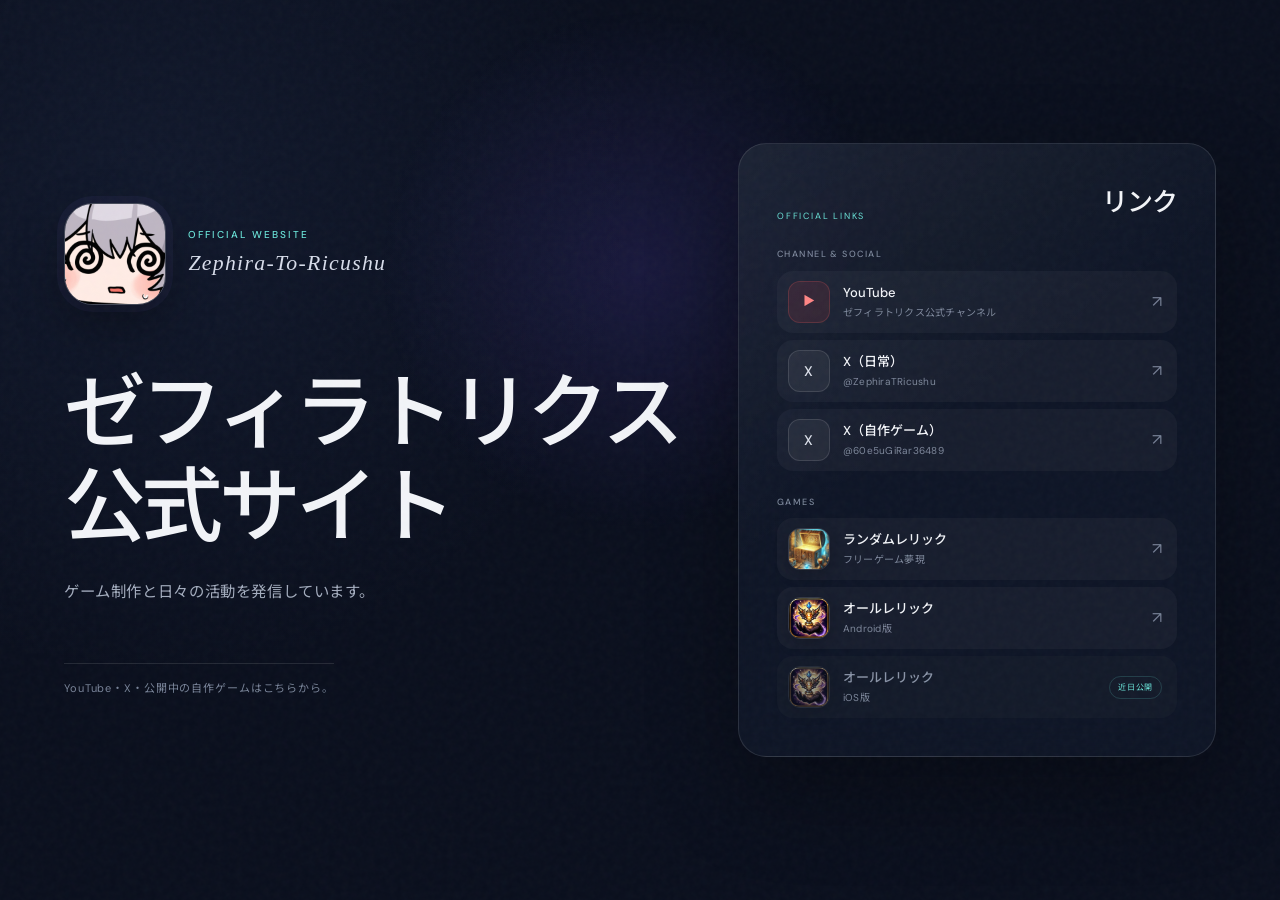
<file: index.html>
<!doctype html>
<html lang="ja">
  <head>
    <meta charset="UTF-8" />
    <meta name="viewport" content="width=device-width, initial-scale=1.0" />
    <meta
      name="description"
      content="ゼフィラトリクス公式サイト — Zephira-To-Ricushu"
    />
    <meta name="theme-color" content="#0a0f1d" />
    <title>ゼフィラトリクス公式サイト | Zephira-To-Ricushu</title>
    <link rel="icon" href="assets/zephira-profile.jpg" />
    <link rel="preconnect" href="https://fonts.googleapis.com" />
    <link rel="preconnect" href="https://fonts.gstatic.com" crossorigin />
    <link
      href="https://fonts.googleapis.com/css2?family=DM+Sans:wght@400;500&family=Noto+Sans+JP:wght@400;500&display=swap"
      rel="stylesheet"
    />
    <link rel="stylesheet" href="styles.css" />
    <script src="script.js" defer></script>
  </head>
  <body>
    <div class="noise" aria-hidden="true"></div>
    <div class="cursor-glow" aria-hidden="true"></div>

    <main>
      <section class="hero" aria-labelledby="site-title">
        <div class="hero-layout">
          <div class="intro">
            <div class="profile">
              <img
                src="assets/zephira-profile.jpg"
                alt="ゼフィラトリクスのプロフィールアイコン"
                width="600"
                height="600"
              />
              <div>
                <p class="eyebrow">Official website</p>
                <p class="profile-name">Zephira-To-Ricushu</p>
              </div>
            </div>

            <div class="title-block">
              <h1 id="site-title">
                <span>ゼフィラトリクス</span>
                <span>公式サイト</span>
              </h1>
              <p>ゲーム制作と日々の活動を発信しています。</p>
            </div>

            <p class="intro-note">
              YouTube・X・公開中の自作ゲームはこちらから。
            </p>
          </div>

          <aside class="link-panel" aria-label="公式リンク">
            <header class="panel-heading">
              <p>Official links</p>
              <h2>リンク</h2>
            </header>

            <section class="link-group" aria-labelledby="channel-links">
              <h3 id="channel-links">Channel &amp; Social</h3>
              <div class="link-list">
                <a
                  class="link-item"
                  href="https://www.youtube.com/@Zephira-TO-Ricushu"
                  target="_blank"
                  rel="noopener noreferrer"
                >
                  <span class="link-symbol youtube" aria-hidden="true">▶</span>
                  <span class="link-copy">
                    <strong>YouTube</strong>
                    <small>ゼフィラトリクス公式チャンネル</small>
                  </span>
                  <span class="link-arrow" aria-hidden="true">↗</span>
                </a>

                <a
                  class="link-item"
                  href="https://x.com/ZephiraTRicushu"
                  target="_blank"
                  rel="noopener noreferrer"
                >
                  <span class="link-symbol" aria-hidden="true">X</span>
                  <span class="link-copy">
                    <strong>X（日常）</strong>
                    <small>@ZephiraTRicushu</small>
                  </span>
                  <span class="link-arrow" aria-hidden="true">↗</span>
                </a>

                <a
                  class="link-item"
                  href="https://x.com/60e5uGiRar36489"
                  target="_blank"
                  rel="noopener noreferrer"
                >
                  <span class="link-symbol" aria-hidden="true">X</span>
                  <span class="link-copy">
                    <strong>X（自作ゲーム）</strong>
                    <small>@60e5uGiRar36489</small>
                  </span>
                  <span class="link-arrow" aria-hidden="true">↗</span>
                </a>
              </div>
            </section>

            <section class="link-group" aria-labelledby="game-links">
              <h3 id="game-links">Games</h3>
              <div class="link-list">
                <a
                  class="link-item"
                  href="https://freegame-mugen.jp/roleplaying/game_13492.html"
                  target="_blank"
                  rel="noopener noreferrer"
                >
                  <img
                    class="game-icon"
                    src="assets/random-relic-icon.jpg"
                    alt=""
                    width="400"
                    height="400"
                  />
                  <span class="link-copy">
                    <strong>ランダムレリック</strong>
                    <small>フリーゲーム夢現</small>
                  </span>
                  <span class="link-arrow" aria-hidden="true">↗</span>
                </a>

                <a
                  class="link-item"
                  href="https://play.google.com/store/apps/details?id=com.AllRelic&amp;hl=ja"
                  target="_blank"
                  rel="noopener noreferrer"
                >
                  <img
                    class="game-icon"
                    src="assets/all-relic-icon.png"
                    alt=""
                    width="512"
                    height="512"
                  />
                  <span class="link-copy">
                    <strong>オールレリック</strong>
                    <small>Android版</small>
                  </span>
                  <span class="link-arrow" aria-hidden="true">↗</span>
                </a>

                <div class="link-item is-disabled">
                  <img
                    class="game-icon is-muted"
                    src="assets/all-relic-icon.png"
                    alt=""
                    width="512"
                    height="512"
                  />
                  <span class="link-copy">
                    <strong>オールレリック</strong>
                    <small>iOS版</small>
                  </span>
                  <span class="coming-soon">近日公開</span>
                </div>
              </div>
            </section>
          </aside>
        </div>
      </section>
    </main>
  </body>
</html>
</file>
<file: styles.css>
:root {
  --bg: #0a0f1d;
  --surface: rgba(17, 24, 42, 0.76);
  --surface-hover: rgba(30, 39, 66, 0.9);
  --text: #f2f4f8;
  --muted: #a4adbe;
  --line: rgba(255, 255, 255, 0.11);
  --accent: #9e8cff;
  --accent-2: #6ae4d9;
  --serif: "Times New Roman", "Yu Mincho", "Hiragino Mincho ProN", serif;
  --sans: "DM Sans", "Noto Sans JP", sans-serif;
}

* {
  box-sizing: border-box;
}

html,
body {
  min-height: 100%;
}

body {
  margin: 0;
  overflow-x: hidden;
  background:
    radial-gradient(circle at 12% 22%, rgba(61, 83, 137, 0.14), transparent 36%),
    var(--bg);
  color: var(--text);
  font-family: var(--sans);
  line-height: 1.6;
}

::selection {
  background: var(--accent);
  color: var(--bg);
}

a {
  color: inherit;
  text-decoration: none;
}

.noise {
  position: fixed;
  z-index: 20;
  inset: 0;
  pointer-events: none;
  opacity: 0.035;
  background-image: url("data:image/svg+xml,%3Csvg viewBox='0 0 160 160' xmlns='http://www.w3.org/2000/svg'%3E%3Cfilter id='n'%3E%3CfeTurbulence type='fractalNoise' baseFrequency='.85' numOctaves='4' stitchTiles='stitch'/%3E%3C/filter%3E%3Crect width='100%25' height='100%25' filter='url(%23n)' opacity='.9'/%3E%3C/svg%3E");
}

.cursor-glow {
  position: fixed;
  z-index: 0;
  top: -270px;
  left: -270px;
  width: 540px;
  height: 540px;
  pointer-events: none;
  border-radius: 50%;
  background: radial-gradient(circle, rgba(104, 78, 220, 0.17), transparent 68%);
  transform: translate3d(var(--mouse-x, 50vw), var(--mouse-y, 30vh), 0);
  transition: transform 0.08s linear;
}

.hero {
  position: relative;
  isolation: isolate;
  min-height: 100svh;
  display: grid;
  place-items: center;
  overflow: hidden;
  padding: clamp(24px, 4vh, 52px) clamp(28px, 5vw, 72px);
}

.hero-layout {
  position: relative;
  z-index: 3;
  width: min(100%, 1280px);
  display: grid;
  grid-template-columns: minmax(0, 1.1fr) minmax(390px, 0.9fr);
  gap: clamp(50px, 7vw, 110px);
  align-items: center;
}

.intro {
  max-width: 720px;
}

.profile {
  display: flex;
  gap: 22px;
  align-items: center;
  opacity: 0;
  transform: translateY(16px);
  animation: fade-up 0.9s 0.05s cubic-bezier(0.22, 1, 0.36, 1) forwards;
}

.profile img {
  width: clamp(82px, 8vw, 116px);
  height: clamp(82px, 8vw, 116px);
  aspect-ratio: 1;
  border: 1px solid rgba(255, 255, 255, 0.22);
  border-radius: 28%;
  object-fit: cover;
  box-shadow:
    0 20px 50px rgba(0, 0, 0, 0.35),
    0 0 0 7px rgba(158, 140, 255, 0.06);
}

.eyebrow {
  margin: 0 0 3px;
  color: var(--accent-2);
  font-size: 10px;
  font-weight: 500;
  letter-spacing: 0.2em;
  text-transform: uppercase;
}

.profile-name {
  margin: 0;
  color: #d8ddeb;
  font-family: var(--serif);
  font-size: clamp(17px, 1.7vw, 24px);
  font-style: italic;
  letter-spacing: 0.06em;
}

.title-block {
  position: relative;
  margin-top: clamp(35px, 5vw, 62px);
  opacity: 0;
  transform: translateY(20px);
  animation: fade-up 1.1s 0.18s cubic-bezier(0.22, 1, 0.36, 1) forwards;
}

h1 {
  margin: 0;
  font-size: clamp(50px, 6.4vw, 92px);
  font-weight: 500;
  letter-spacing: -0.055em;
  line-height: 1.14;
}

h1 span {
  display: block;
  white-space: nowrap;
}

.title-block p {
  margin: 26px 0 0;
  color: var(--muted);
  font-size: clamp(14px, 1.2vw, 17px);
  letter-spacing: 0.04em;
}

.intro-note {
  width: fit-content;
  margin: clamp(32px, 5vw, 58px) 0 0;
  padding-top: 16px;
  border-top: 1px solid var(--line);
  color: #798499;
  font-size: 11px;
  letter-spacing: 0.08em;
  opacity: 0;
  animation: fade-up 0.9s 0.34s cubic-bezier(0.22, 1, 0.36, 1) forwards;
}

.link-panel {
  padding: clamp(24px, 3vw, 38px);
  border: 1px solid var(--line);
  border-radius: 28px;
  background:
    linear-gradient(145deg, rgba(255, 255, 255, 0.055), transparent 45%),
    var(--surface);
  box-shadow: 0 35px 90px rgba(0, 0, 0, 0.32);
  backdrop-filter: blur(22px);
  opacity: 0;
  transform: translateY(22px);
  animation: fade-up 1s 0.28s cubic-bezier(0.22, 1, 0.36, 1) forwards;
}

.panel-heading {
  display: flex;
  align-items: end;
  justify-content: space-between;
  margin-bottom: 24px;
}

.panel-heading p,
.panel-heading h2,
.link-group h3 {
  margin: 0;
}

.panel-heading p {
  color: var(--accent-2);
  font-size: 9px;
  letter-spacing: 0.2em;
  text-transform: uppercase;
}

.panel-heading h2 {
  font-size: 26px;
  font-weight: 500;
  letter-spacing: -0.04em;
}

.link-group + .link-group {
  margin-top: 24px;
}

.link-group h3 {
  margin-bottom: 9px;
  color: #7e899d;
  font-size: 9px;
  font-weight: 500;
  letter-spacing: 0.16em;
  text-transform: uppercase;
}

.link-list {
  display: grid;
  gap: 7px;
}

.link-item {
  min-width: 0;
  display: grid;
  grid-template-columns: 42px minmax(0, 1fr) auto;
  gap: 13px;
  align-items: center;
  min-height: 62px;
  padding: 9px 14px 9px 10px;
  border: 1px solid transparent;
  border-radius: 16px;
  background: rgba(255, 255, 255, 0.035);
  transition:
    background 0.25s ease,
    border-color 0.25s ease,
    transform 0.25s ease;
}

a.link-item:hover,
a.link-item:focus-visible {
  border-color: rgba(158, 140, 255, 0.32);
  background: var(--surface-hover);
  outline: none;
  transform: translateX(5px);
}

.link-symbol {
  width: 42px;
  aspect-ratio: 1;
  display: grid;
  place-items: center;
  border: 1px solid rgba(255, 255, 255, 0.12);
  border-radius: 12px;
  background: rgba(255, 255, 255, 0.055);
  color: #dfe3ed;
  font-size: 14px;
  font-weight: 500;
}

.link-symbol.youtube {
  border-color: rgba(255, 91, 91, 0.2);
  background: rgba(255, 69, 69, 0.1);
  color: #ff8585;
  font-size: 12px;
}

.game-icon {
  width: 42px;
  height: 42px;
  display: block;
  border: 1px solid rgba(255, 255, 255, 0.12);
  border-radius: 12px;
  object-fit: cover;
  box-shadow: 0 5px 15px rgba(0, 0, 0, 0.2);
}

.game-icon.is-muted {
  filter: grayscale(0.35);
  opacity: 0.58;
}

.link-copy {
  min-width: 0;
}

.link-copy strong,
.link-copy small {
  display: block;
  overflow: hidden;
  text-overflow: ellipsis;
  white-space: nowrap;
}

.link-copy strong {
  font-size: 13px;
  font-weight: 500;
}

.link-copy small {
  margin-top: 1px;
  color: #7f899c;
  font-size: 10px;
  letter-spacing: 0.025em;
}

.link-arrow {
  color: #778196;
  font-size: 16px;
  transition:
    color 0.2s ease,
    transform 0.2s ease;
}

a.link-item:hover .link-arrow,
a.link-item:focus-visible .link-arrow {
  color: var(--accent-2);
  transform: translate(2px, -2px);
}

.link-item.is-disabled {
  color: #8a94a7;
  background: rgba(255, 255, 255, 0.018);
}

.coming-soon {
  padding: 4px 8px;
  border: 1px solid rgba(106, 228, 217, 0.18);
  border-radius: 100px;
  color: var(--accent-2);
  font-size: 8px;
  letter-spacing: 0.08em;
  white-space: nowrap;
}

@keyframes fade-up {
  to {
    opacity: 1;
    transform: translateY(0);
  }
}

@media (max-width: 980px) {
  .hero {
    padding-top: 70px;
    padding-bottom: 70px;
  }

  .hero-layout {
    width: min(100%, 760px);
    grid-template-columns: 1fr;
    gap: 58px;
  }

  .intro {
    max-width: 650px;
  }

  h1 {
    font-size: clamp(48px, 9vw, 78px);
  }

  .link-panel {
    width: min(100%, 620px);
  }

}

@media (max-width: 600px) {
  .hero {
    padding: 38px 18px 48px;
  }

  .hero-layout {
    gap: 42px;
  }

  .profile {
    gap: 15px;
  }

  .profile img {
    width: 76px;
    height: 76px;
    border-radius: 24%;
  }

  .profile-name {
    font-size: 15px;
  }

  .title-block {
    margin-top: 34px;
  }

  h1 {
    font-size: clamp(38px, 12.4vw, 58px);
    line-height: 1.2;
  }

  .title-block p {
    margin-top: 20px;
    font-size: 13px;
  }

  .intro-note {
    margin-top: 32px;
  }

  .link-panel {
    padding: 22px 14px 16px;
    border-radius: 22px;
  }

  .panel-heading {
    padding: 0 7px;
  }

  .link-group + .link-group {
    margin-top: 22px;
  }

  .link-group h3 {
    padding-left: 7px;
  }

  .link-item {
    grid-template-columns: 39px minmax(0, 1fr) auto;
    gap: 11px;
    min-height: 59px;
    padding-right: 11px;
  }

  .link-symbol {
    width: 39px;
  }

  .game-icon {
    width: 39px;
    height: 39px;
  }

  a.link-item:hover,
  a.link-item:focus-visible {
    transform: none;
  }

}

@media (prefers-reduced-motion: reduce) {
  *,
  *::before,
  *::after {
    animation-duration: 0.01ms !important;
    animation-iteration-count: 1 !important;
    transition-duration: 0.01ms !important;
  }
}
</file>
